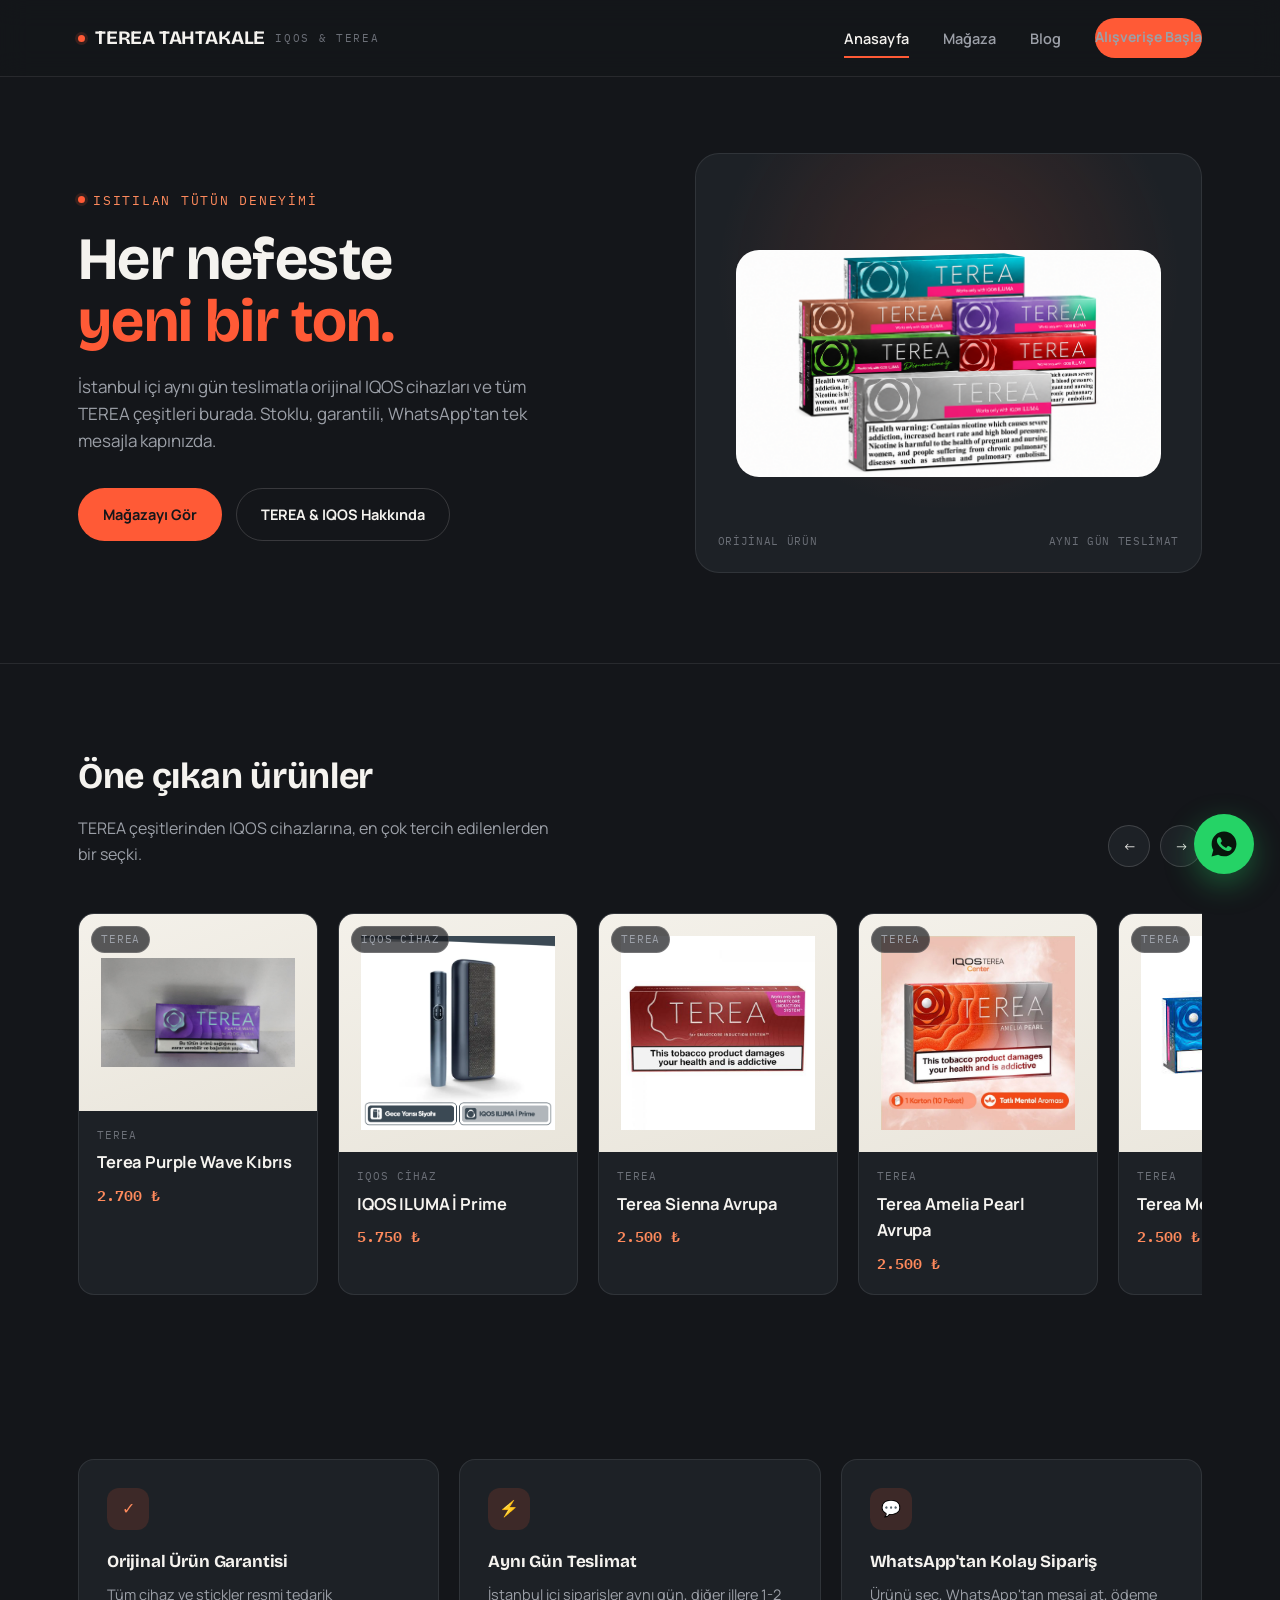
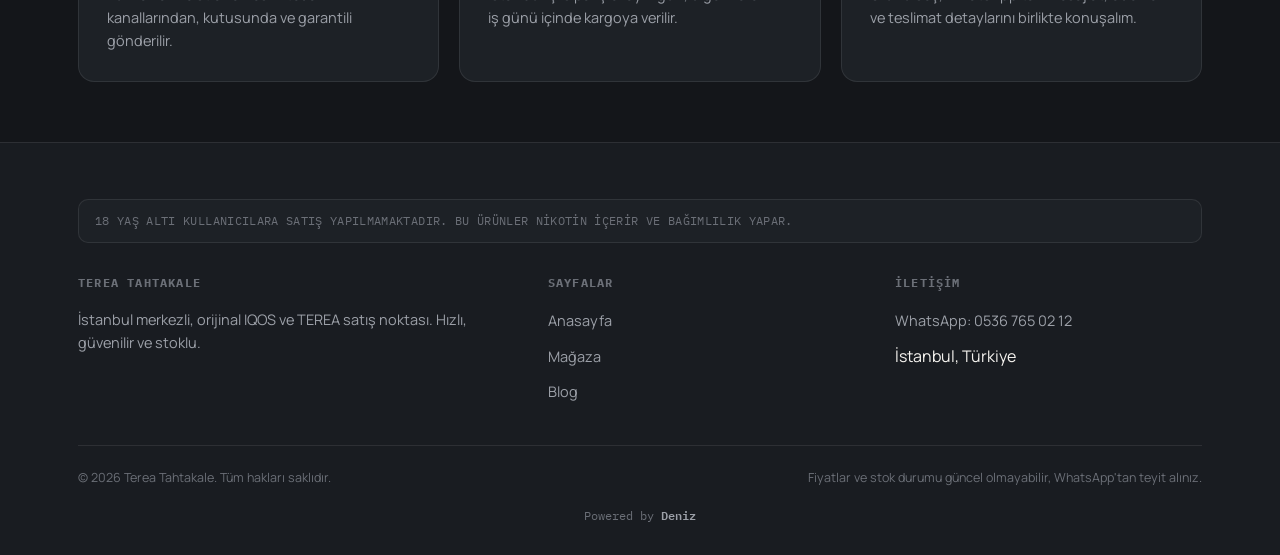
<file: index.html>
<!DOCTYPE html>
<html lang="tr">
<head>
<meta charset="UTF-8" />
<meta name="viewport" content="width=device-width, initial-scale=1.0" />

<title>Terea Tahtakale — Orijinal IQOS &amp; TEREA İstanbul</title>
<meta name="description" content="İstanbul içi hızlı kurye ve aynı gün teslimatla orijinal IQOS cihazları, TEREA çeşitleri ve Iluma seçenekleri Tahtakale güvencesiyle kapınızda." />
<meta name="keywords" content="terea, iqos, iqos istanbul, terea istanbul, terea tahtakale, iqos iluma istanbul, orijinal terea, terea çeşitleri, iqos sipariş" />
<meta name="robots" content="index, follow" />
<link rel="canonical" href="https://tereatahtakale.com/" />

<meta property="og:type" content="website" />
<meta property="og:url" content="https://tereatahtakale.com/" />
<meta property="og:title" content="Terea Tahtakale — Orijinal IQOS &amp; TEREA İstanbul" />
<meta property="og:description" content="İstanbul içi hızlı kurye ve aynı gün teslimatla orijinal IQOS cihazları, TEREA çeşitleri ve Iluma seçenekleri Tahtakale güvencesiyle kapınızda." />
<meta property="og:image" content="https://tereatahtakale.com/images/hero-anasayfa.jpg" />

<meta name="twitter:card" content="summary_large_image" />
<meta name="twitter:url" content="https://tereatahtakale.com/" />
<meta name="twitter:title" content="Terea Tahtakale — Orijinal IQOS &amp; TEREA İstanbul" />
<meta name="twitter:description" content="İstanbul içi hızlı kurye ve aynı gün teslimatla orijinal IQOS cihazları, TEREA çeşitleri ve Iluma seçenekleri Tahtakale güvencesiyle kapınızda." />
<meta name="twitter:image" content="https://tereatahtakale.com/images/hero-anasayfa.jpg" />

<link rel="preconnect" href="https://fonts.googleapis.com" />
<link rel="preconnect" href="https://fonts.gstatic.com" crossorigin />
<link href="https://fonts.googleapis.com/css2?family=Bricolage+Grotesque:opsz,wght@12..96,400..800&family=Manrope:wght@400;500;600;700;800&family=IBM+Plex+Mono:wght@400;500;600&display=swap" rel="stylesheet" />
<link rel="stylesheet" href="styles.css" />
</head>
<body>

<header class="site-header">
  <nav class="nav">
    <a href="index.html" class="brand">
      <span class="ember-dot"></span>
      TEREA TAHTAKALE
      <small>IQOS &amp; TEREA</small>
    </a>
    <ul class="nav-links" id="navLinks">
      <li><a href="index.html" class="active">Anasayfa</a></li>
      <li><a href="magaza.html">Mağaza</a></li>
      <li><a href="blog.html">Blog</a></li>
      <li><a href="magaza.html" class="nav-cta">Alışverişe Başla</a></li>
    </ul>
    <button class="nav-toggle" id="navToggle" aria-label="Menü">
      <span></span><span></span><span></span>
    </button>
  </nav>
</header>

<section class="hero">
  <div class="wrap">
    <div class="hero-copy">
      <div class="eyebrow"><span class="ember-dot"></span> ISITILAN TÜTÜN DENEYİMİ</div>
      <h1>Her nefeste<br /><em>yeni bir ton.</em></h1>
      <p class="lede">İstanbul içi aynı gün teslimatla orijinal IQOS cihazları ve tüm TEREA çeşitleri burada. Stoklu, garantili, WhatsApp'tan tek mesajla kapınızda.</p>
      <div class="hero-ctas">
        <a href="magaza.html" class="btn btn-primary">Mağazayı Gör</a>
        <a href="blog.html" class="btn btn-ghost">TEREA &amp; IQOS Hakkında</a>
      </div>
    </div>
    <div class="hero-visual">
      <img src="images/hero-anasayfa.jpg" alt="Terea Tahtakale İstanbul" onerror="this.style.display='none'; this.parentElement.classList.add('img-missing')" />
      <div class="hero-badges">
        <span>ORİJİNAL ÜRÜN</span>
        <span>AYNI GÜN TESLİMAT</span>
      </div>
    </div>
  </div>
</section>

<section class="section">
  <div class="wrap">
    <div class="section-head">
      <div>
        <h2>Öne çıkan ürünler</h2>
        <p>TEREA çeşitlerinden IQOS cihazlarına, en çok tercih edilenlerden bir seçki.</p>
      </div>
      <div class="carousel-nav">
        <button id="carouselPrev" aria-label="Önceki">←</button>
        <button id="carouselNext" aria-label="Sonraki">→</button>
      </div>
    </div>
    <div class="carousel-shell">
      <div class="carousel" id="featuredCarousel"></div>
    </div>
  </div>
</section>

<section class="section-tight">
  <div class="wrap">
    <div class="features">
      <div class="feature-card">
        <div class="icon">✓</div>
        <h3>Orijinal Ürün Garantisi</h3>
        <p>Tüm cihaz ve stickler resmi tedarik kanallarından, kutusunda ve garantili gönderilir.</p>
      </div>
      <div class="feature-card">
        <div class="icon">⚡</div>
        <h3>Aynı Gün Teslimat</h3>
        <p>İstanbul içi siparişler aynı gün, diğer illere 1-2 iş günü içinde kargoya verilir.</p>
      </div>
      <div class="feature-card">
        <div class="icon">💬</div>
        <h3>WhatsApp'tan Kolay Sipariş</h3>
        <p>Ürünü seç, WhatsApp'tan mesaj at, ödeme ve teslimat detaylarını birlikte konuşalım.</p>
      </div>
    </div>
  </div>
</section>

<footer class="site-footer">
  <div class="wrap">
    <div class="age-warning">18 YAŞ ALTI KULLANICILARA SATIŞ YAPILMAMAKTADIR. BU ÜRÜNLER NİKOTİN İÇERİR VE BAĞIMLILIK YAPAR.</div>
    <div class="footer-grid">
      <div>
        <h4>Terea Tahtakale</h4>
        <p>İstanbul merkezli, orijinal IQOS ve TEREA satış noktası. Hızlı, güvenilir ve stoklu.</p>
      </div>
      <div>
        <h4>Sayfalar</h4>
        <ul>
          <li><a href="index.html">Anasayfa</a></li>
          <li><a href="magaza.html">Mağaza</a></li>
          <li><a href="blog.html">Blog</a></li>
        </ul>
      </div>
      <div>
        <h4>İletişim</h4>
        <ul>
          <li><a href="https://wa.me/905367650212" target="_blank" rel="noopener">WhatsApp: 0536 765 02 12</a></li>
          <li>İstanbul, Türkiye</li>
        </ul>
      </div>
    </div>
    <div class="footer-note">
      <span>© 2026 Terea Tahtakale. Tüm hakları saklıdır.</span>
      <span>Fiyatlar ve stok durumu güncel olmayabilir, WhatsApp'tan teyit alınız.</span>
    </div>
    <div class="powered-by">Powered by <a href="https://denizaltny.com" target="_blank" rel="noopener">Deniz</a></div>
  </div>
</footer>

<a class="whatsapp-fab" href="https://wa.me/905367650212" target="_blank" rel="noopener" aria-label="WhatsApp'tan Yaz">
  <svg viewBox="0 0 24 24" fill="#08150c"><path d="M12.04 2C6.58 2 2.13 6.45 2.13 11.91c0 1.75.46 3.45 1.32 4.95L2 22l5.28-1.38a9.9 9.9 0 0 0 4.76 1.21h.01c5.46 0 9.9-4.45 9.9-9.91C21.96 6.45 17.5 2 12.04 2zm5.8 14.16c-.24.68-1.4 1.3-1.93 1.38-.5.08-1.13.11-1.83-.11-.42-.13-.96-.31-1.65-.6-2.9-1.25-4.79-4.16-4.94-4.35-.14-.19-1.18-1.57-1.18-3 0-1.43.75-2.13 1.02-2.42.27-.29.58-.36.78-.36.2 0 .39 0 .56.01.18.01.42-.07.65.5.24.58.82 2 .89 2.15.07.15.12.32.02.52-.1.19-.15.31-.3.48-.15.17-.31.38-.44.51-.15.15-.3.31-.13.6.17.29.76 1.25 1.63 2.02 1.12 1 2.06 1.31 2.35 1.46.29.15.46.13.63-.08.17-.2.72-.84.92-1.13.19-.29.39-.24.65-.14.27.1 1.68.79 1.97.93.29.15.48.22.55.34.07.13.07.75-.17 1.43z"/></svg>
</a>

<script src="script.js"></script>
</body>
</html>
</file>
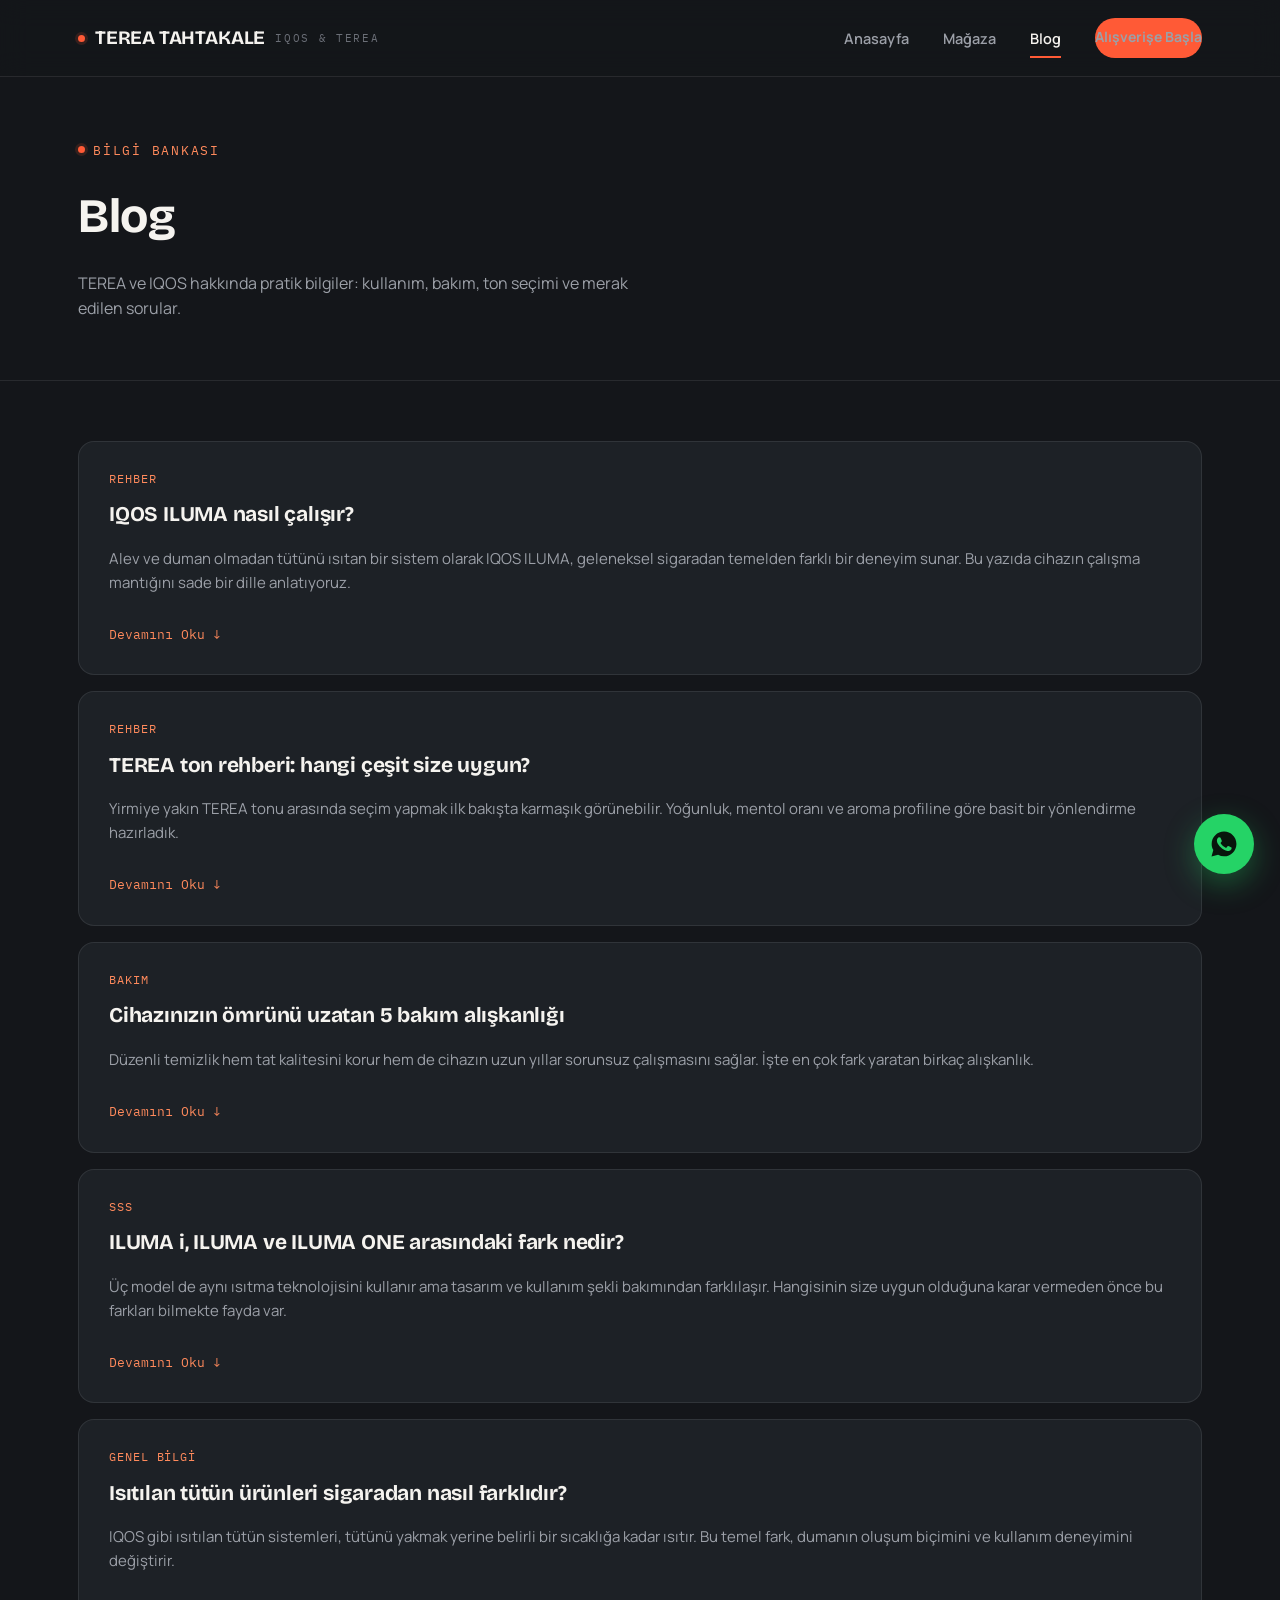
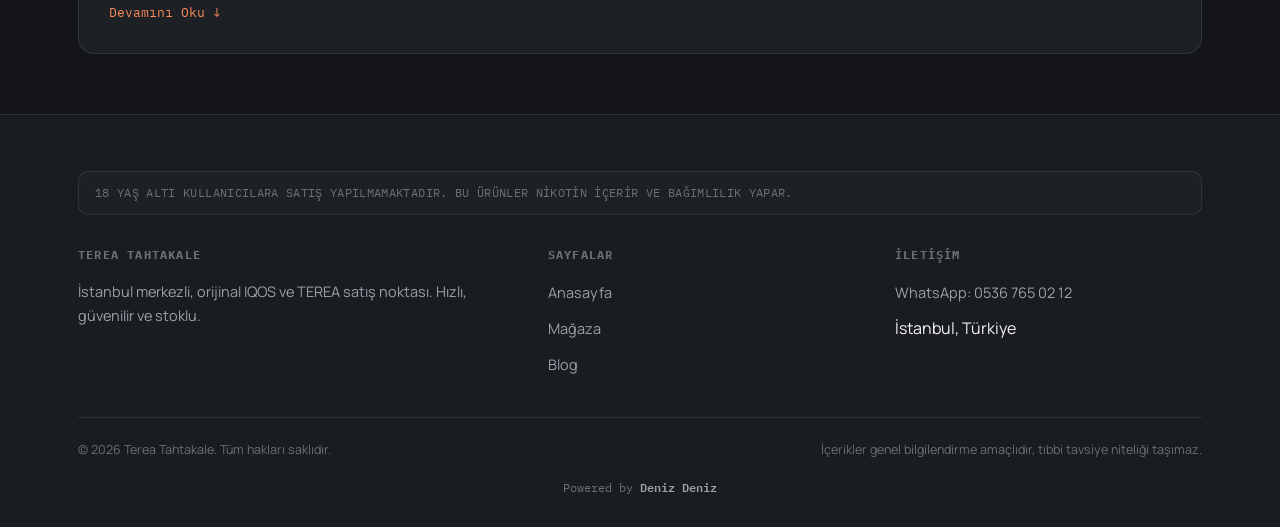
<file: blog.html>
<!DOCTYPE html>
<html lang="tr">
<head>
<meta charset="UTF-8" />
<meta name="viewport" content="width=device-width, initial-scale=1.0" />
<title>Blog — Terea Tahtakale</title>
<meta name="description" content="TEREA ve IQOS hakkında merak edilenler: kullanım, bakım, ton rehberi ve sık sorulan sorular." />
<link rel="preconnect" href="https://fonts.googleapis.com" />
<link rel="preconnect" href="https://fonts.gstatic.com" crossorigin />
<link href="https://fonts.googleapis.com/css2?family=Bricolage+Grotesque:opsz,wght@12..96,400..800&family=Manrope:wght@400;500;600;700;800&family=IBM+Plex+Mono:wght@400;500;600&display=swap" rel="stylesheet" />
<link rel="stylesheet" href="styles.css" />
</head>
<body>

<header class="site-header">
  <nav class="nav">
    <a href="index.html" class="brand">
      <span class="ember-dot"></span>
      TEREA TAHTAKALE
      <small>IQOS &amp; TEREA</small>
    </a>
    <ul class="nav-links" id="navLinks">
      <li><a href="index.html">Anasayfa</a></li>
      <li><a href="magaza.html">Mağaza</a></li>
      <li><a href="blog.html" class="active">Blog</a></li>
      <li><a href="magaza.html" class="nav-cta">Alışverişe Başla</a></li>
    </ul>
    <button class="nav-toggle" id="navToggle" aria-label="Menü">
      <span></span><span></span><span></span>
    </button>
  </nav>
</header>

<section class="page-banner">
  <div class="wrap">
    <div class="eyebrow"><span class="ember-dot"></span> BİLGİ BANKASI</div>
    <h1>Blog</h1>
    <p>TEREA ve IQOS hakkında pratik bilgiler: kullanım, bakım, ton seçimi ve merak edilen sorular.</p>
  </div>
</section>

<section class="section-tight">
  <div class="wrap">
    <div class="blog-list">

      <article class="blog-card">
        <div class="meta">Rehber</div>
        <h3>IQOS ILUMA nasıl çalışır?</h3>
        <p class="excerpt">Alev ve duman olmadan tütünü ısıtan bir sistem olarak IQOS ILUMA, geleneksel sigaradan temelden farklı bir deneyim sunar. Bu yazıda cihazın çalışma mantığını sade bir dille anlatıyoruz.</p>
        <div class="full">
          <p>IQOS ILUMA serisi, önceki nesillerden farklı olarak ısıtma bıçağı yerine indüksiyon teknolojisi kullanır. Cihazın içindeki metal bir yüzey, TEREA stickinin içine gömülü olan özel bir folyoyu elektromanyetik alanla ısıtır. Bu sayede tütün yakılmaz, sadece belirli bir sıcaklığa kadar ısıtılır ve aroma açığa çıkar.</p>
          <p>Bu yöntemin pratikte iki sonucu var: birincisi, cihazın içinde temizlenmesi gereken bir ısıtma bıçağı olmadığı için bakım süreci eski nesillere göre daha az zahmetlidir. İkincisi, stick tasarımı da bu sisteme özel olduğu için sadece TEREA stickleri ILUMA cihazlarıyla uyumludur, önceki nesil stickler kullanılamaz.</p>
          <p>Bir kullanım seansı ortalama 6 dakika veya 14 nefes sürer; cihaz bu sürenin sonunda otomatik olarak kapanır ve stick değiştirilmeden tekrar kullanılamaz.</p>
        </div>
        <button class="read-more">Devamını Oku ↓</button>
      </article>

      <article class="blog-card">
        <div class="meta">Rehber</div>
        <h3>TEREA ton rehberi: hangi çeşit size uygun?</h3>
        <p class="excerpt">Yirmiye yakın TEREA tonu arasında seçim yapmak ilk bakışta karmaşık görünebilir. Yoğunluk, mentol oranı ve aroma profiline göre basit bir yönlendirme hazırladık.</p>
        <div class="full">
          <p>TEREA tonları genel olarak üç eksende ayrışır: gövde yoğunluğu (hafif / orta / yoğun), mentol içeriği (mentolsüz / hafif mentollü / yoğun mentollü) ve baskın aroma (topraksı-tütünsü, kakao-odunsu veya meyvemsi-çiçeksi).</p>
          <p>Yoğun ve klasik bir tütün deneyimi arayanlar için koyu kavrulmuş ve topraksı tonlar daha uygundur. Ferahlık önceliğiyse mentollü seçenekler, gün içi hafif bir kullanım isteniyorsa açık renkli ve hafif gövdeli tonlar tercih edilebilir.</p>
          <p>Yeni başlayanlara önerimiz, önce dengeli ve orta yoğunluklu bir tonla başlamak, sonrasında mentol oranını ihtiyaca göre artırıp azaltmaktır. Mağaza sayfamızda her tonun kısa açıklamasını görebilirsiniz.</p>
        </div>
        <button class="read-more">Devamını Oku ↓</button>
      </article>

      <article class="blog-card">
        <div class="meta">Bakım</div>
        <h3>Cihazınızın ömrünü uzatan 5 bakım alışkanlığı</h3>
        <p class="excerpt">Düzenli temizlik hem tat kalitesini korur hem de cihazın uzun yıllar sorunsuz çalışmasını sağlar. İşte en çok fark yaratan birkaç alışkanlık.</p>
        <div class="full">
          <p>1. Her 20 kullanımda bir temizleme çubuğuyla ısıtma bölmesini temizleyin; birikinti hem aromayı hem de ısıtma verimini etkiler.</p>
          <p>2. Cihazı aşırı sıcak veya nemli ortamlarda bekletmeyin, pil performansını olumsuz etkiler.</p>
          <p>3. Şarj kontaklarını kuru bir bezle düzenli silin, temas noktalarındaki toz şarj süresini uzatabilir.</p>
          <p>4. Orijinal olmayan şarj aksesuarlarından kaçının, cihazın garanti kapsamını etkileyebilir.</p>
          <p>5. Stickleri serin ve kuru bir yerde saklayın; nem, hem stickin hem de cihazın performansını düşürür.</p>
        </div>
        <button class="read-more">Devamını Oku ↓</button>
      </article>

      <article class="blog-card">
        <div class="meta">SSS</div>
        <h3>ILUMA i, ILUMA ve ILUMA ONE arasındaki fark nedir?</h3>
        <p class="excerpt">Üç model de aynı ısıtma teknolojisini kullanır ama tasarım ve kullanım şekli bakımından farklılaşır. Hangisinin size uygun olduğuna karar vermeden önce bu farkları bilmekte fayda var.</p>
        <div class="full">
          <p><strong>ILUMA / ILUMA i:</strong> Ayrı bir tutucu (holder) ve şarj ünitesinden oluşur, tutucu tek başına bir stick yakar ve şarj ünitesine geri takılarak şarj olur. Gün içinde birden fazla kullanım için idealdir.</p>
          <p><strong>ILUMA PRIME / ILUMA i PRIME:</strong> Aynı iki parçalı sistemin daha üst seviye yüzey işlemesine ve daha uzun pil ömrüne sahip versiyonudur.</p>
          <p><strong>ILUMA ONE / ILUMA i ONE:</strong> Tutucu ve şarj ünitesi tek bir gövdede birleşir, harici şarj gerektirmez ve daha kompakttır; ama art arda kullanım için tutucunun kendi kendine şarj olmasını beklemeniz gerekir.</p>
        </div>
        <button class="read-more">Devamını Oku ↓</button>
      </article>

      <article class="blog-card">
        <div class="meta">Genel Bilgi</div>
        <h3>Isıtılan tütün ürünleri sigaradan nasıl farklıdır?</h3>
        <p class="excerpt">IQOS gibi ısıtılan tütün sistemleri, tütünü yakmak yerine belirli bir sıcaklığa kadar ısıtır. Bu temel fark, dumanın oluşum biçimini ve kullanım deneyimini değiştirir.</p>
        <div class="full">
          <p>Geleneksel sigarada tütün yaklaşık 600°C'nin üzerinde yanar ve bu yanma sürecinde binlerce kimyasal bileşen içeren duman açığa çıkar. Isıtılan tütün ürünlerinde ise tütün çok daha düşük bir sıcaklıkta ısıtılır, yanma gerçekleşmez ve ortaya duman yerine aerosol çıkar.</p>
          <p>Bu ürünler risksiz değildir ve nikotin içerir; bağımlılık yapıcı özelliğe sahiptir. Sigarayı bırakmayı düşünen yetişkinler için bir alternatif olarak konumlanır, ancak hiç tütün ürünü kullanmayanlara veya 18 yaş altındaki kişilere yönelik değildir.</p>
        </div>
        <button class="read-more">Devamını Oku ↓</button>
      </article>

    </div>
  </div>
</section>

<footer class="site-footer">
  <div class="wrap">
    <div class="age-warning">18 YAŞ ALTI KULLANICILARA SATIŞ YAPILMAMAKTADIR. BU ÜRÜNLER NİKOTİN İÇERİR VE BAĞIMLILIK YAPAR.</div>
    <div class="footer-grid">
      <div>
        <h4>Terea Tahtakale</h4>
        <p>İstanbul merkezli, orijinal IQOS ve TEREA satış noktası. Hızlı, güvenilir ve stoklu.</p>
      </div>
      <div>
        <h4>Sayfalar</h4>
        <ul>
          <li><a href="index.html">Anasayfa</a></li>
          <li><a href="magaza.html">Mağaza</a></li>
          <li><a href="blog.html">Blog</a></li>
        </ul>
      </div>
      <div>
        <h4>İletişim</h4>
        <ul>
          <li><a href="https://wa.me/905367650212" target="_blank" rel="noopener">WhatsApp: 0536 765 02 12</a></li>
          <li>İstanbul, Türkiye</li>
        </ul>
      </div>
    </div>
    <div class="footer-note">
      <span>© 2026 Terea Tahtakale. Tüm hakları saklıdır.</span>
      <span>İçerikler genel bilgilendirme amaçlıdır, tıbbi tavsiye niteliği taşımaz.</span>
    </div>
    <div class="powered-by">Powered by <a href="https://denizaltny.com" target="_blank" rel="noopener">Deniz Deniz</a></div>
  </div>
</footer>

<a class="whatsapp-fab" href="#" target="_blank" rel="noopener" aria-label="WhatsApp'tan Yaz">
  <svg viewBox="0 0 24 24" fill="#08150c"><path d="M12.04 2C6.58 2 2.13 6.45 2.13 11.91c0 1.75.46 3.45 1.32 4.95L2 22l5.28-1.38a9.9 9.9 0 0 0 4.76 1.21h.01c5.46 0 9.9-4.45 9.9-9.91C21.96 6.45 17.5 2 12.04 2zm5.8 14.16c-.24.68-1.4 1.3-1.93 1.38-.5.08-1.13.11-1.83-.11-.42-.13-.96-.31-1.65-.6-2.9-1.25-4.79-4.16-4.94-4.35-.14-.19-1.18-1.57-1.18-3 0-1.43.75-2.13 1.02-2.42.27-.29.58-.36.78-.36.2 0 .39 0 .56.01.18.01.42-.07.65.5.24.58.82 2 .89 2.15.07.15.12.32.02.52-.1.19-.15.31-.3.48-.15.17-.31.38-.44.51-.15.15-.3.31-.13.6.17.29.76 1.25 1.63 2.02 1.12 1 2.06 1.31 2.35 1.46.29.15.46.13.63-.08.17-.2.72-.84.92-1.13.19-.29.39-.24.65-.14.27.1 1.68.79 1.97.93.29.15.48.22.55.34.07.13.07.75-.17 1.43z"/></svg>
</a>

<script src="script.js"></script>
</body>
</html>
</file>
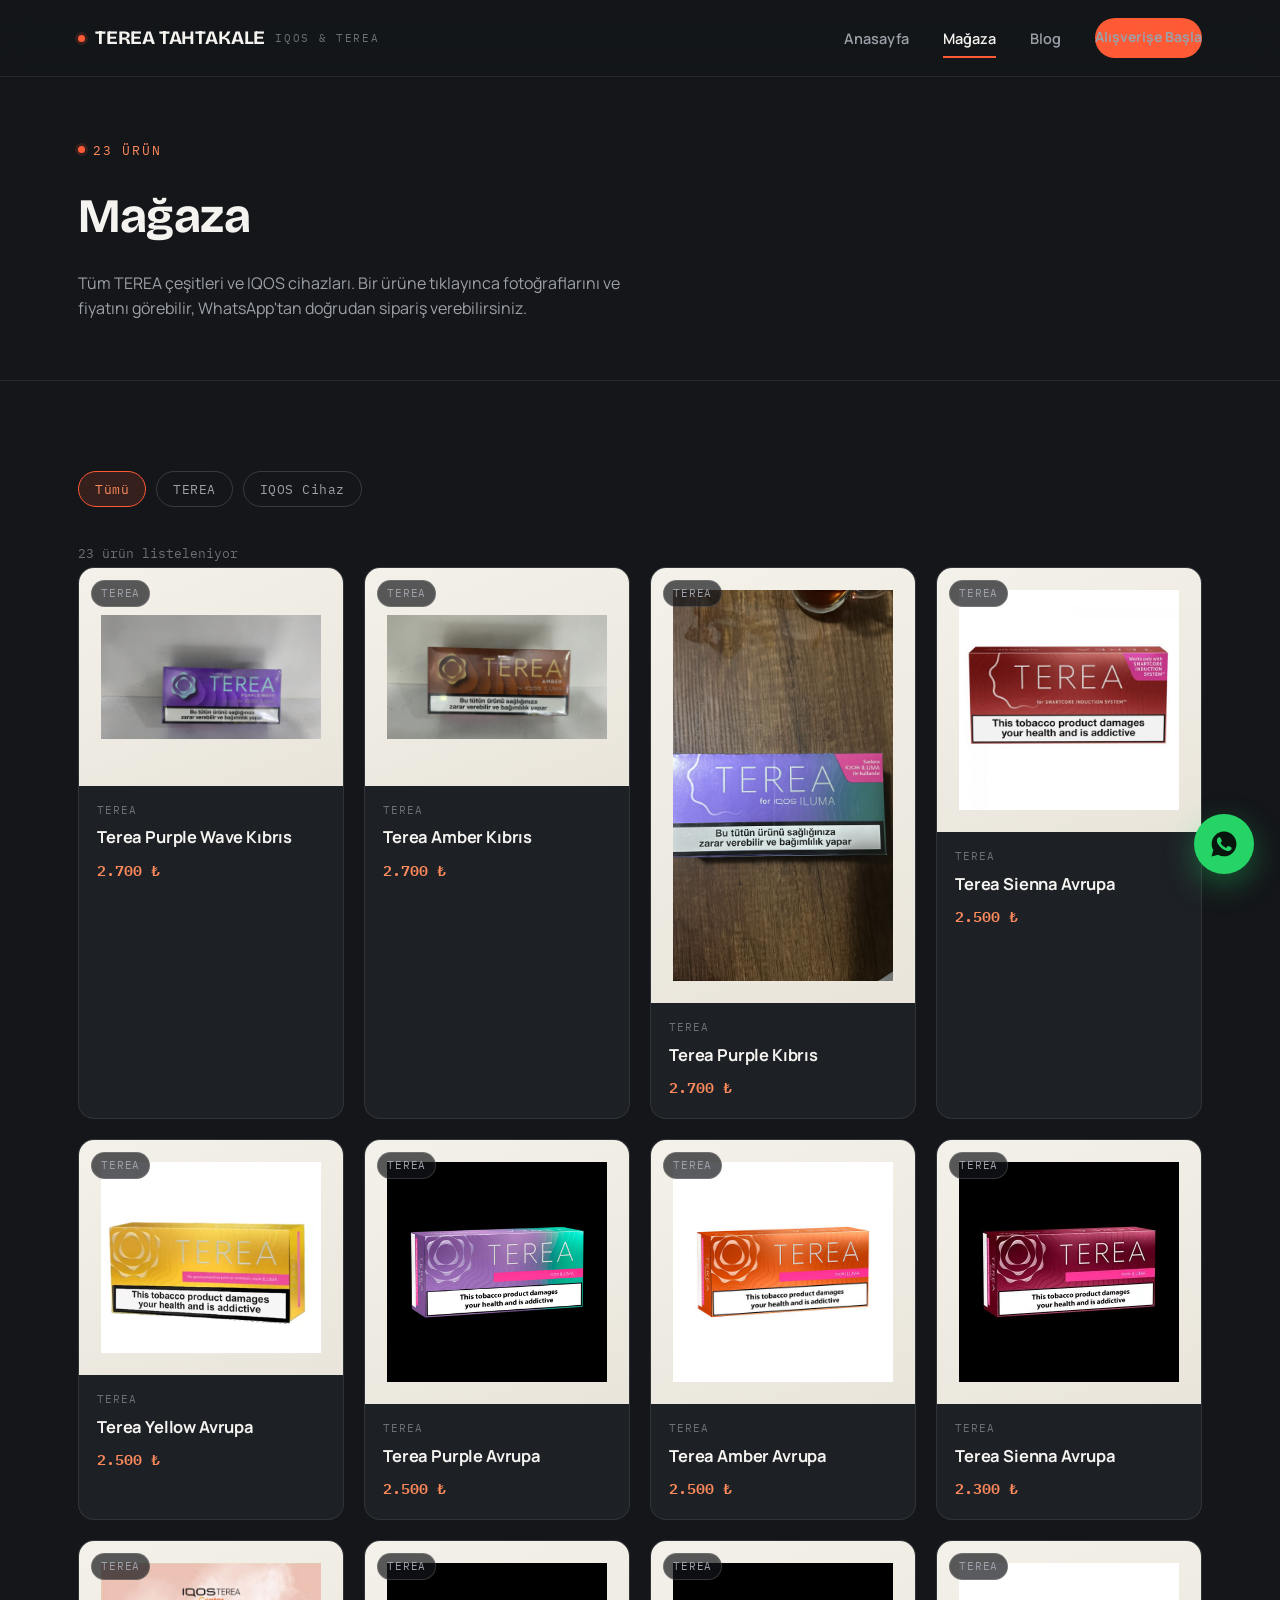
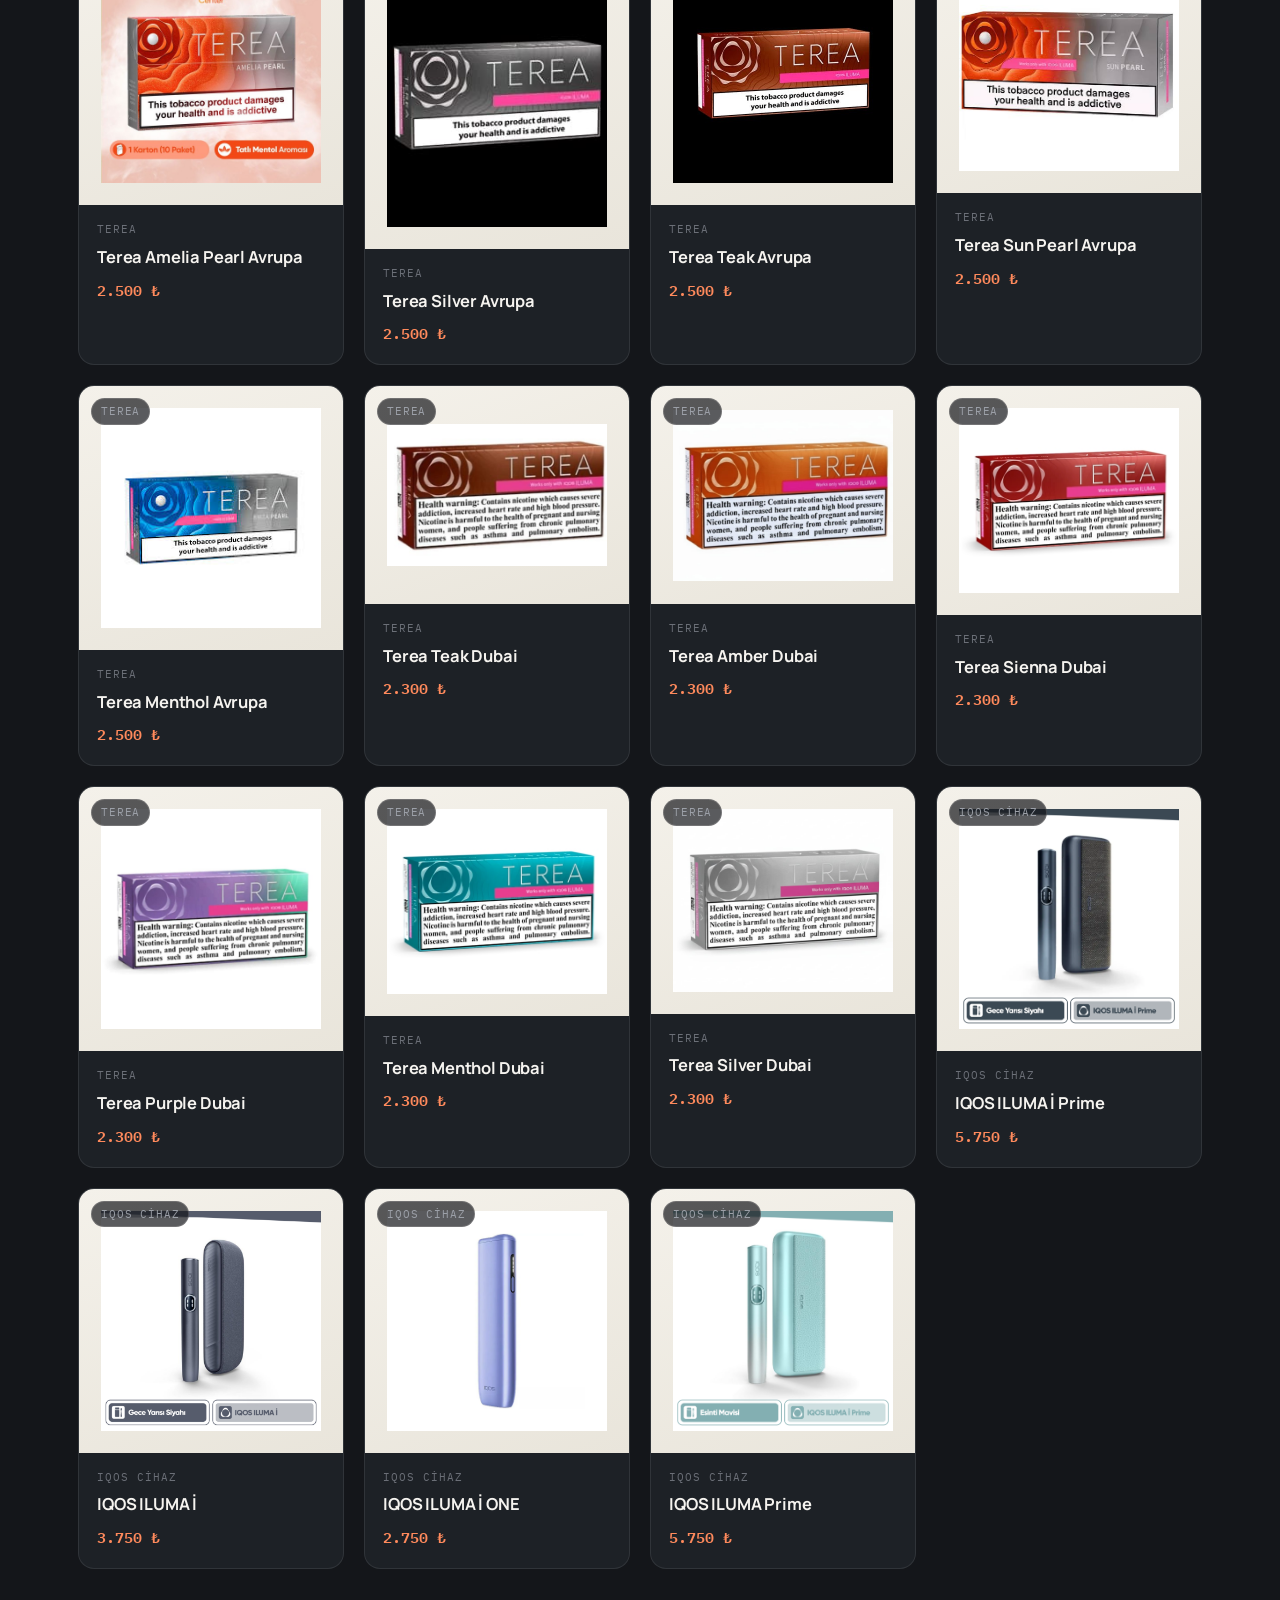
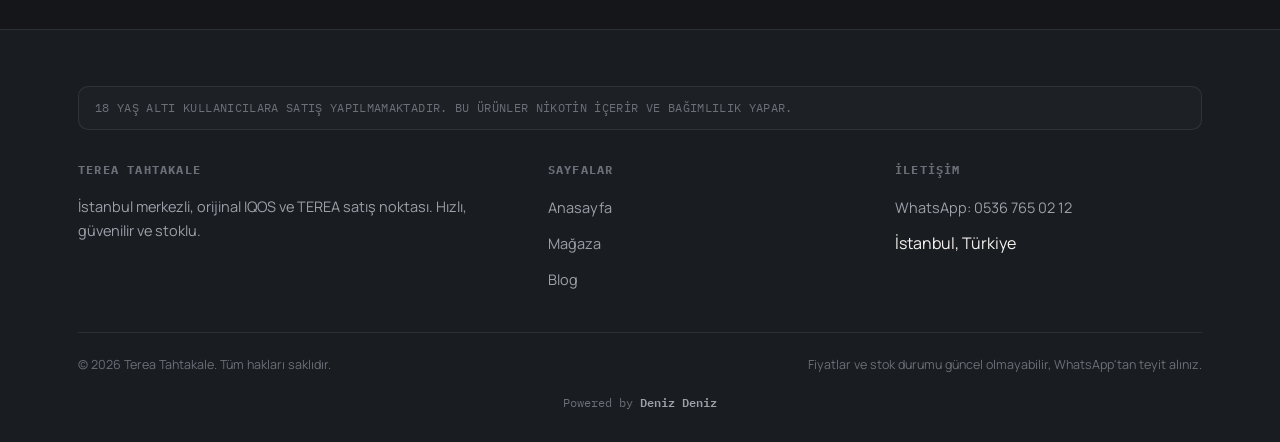
<file: magaza.html>
<!DOCTYPE html>
<html lang="tr">
<head>
<meta charset="UTF-8" />
<meta name="viewport" content="width=device-width, initial-scale=1.0" />
<title>Mağaza — Terea Tahtakale</title>
<meta name="description" content="Tüm TEREA çeşitleri ve IQOS cihazları tek sayfada. Fiyatları gör, WhatsApp'tan sipariş ver." />
<link rel="preconnect" href="https://fonts.googleapis.com" />
<link rel="preconnect" href="https://fonts.gstatic.com" crossorigin />
<link href="https://fonts.googleapis.com/css2?family=Bricolage+Grotesque:opsz,wght@12..96,400..800&family=Manrope:wght@400;500;600;700;800&family=IBM+Plex+Mono:wght@400;500;600&display=swap" rel="stylesheet" />
<link rel="stylesheet" href="styles.css" />
</head>
<body>

<header class="site-header">
  <nav class="nav">
    <a href="index.html" class="brand">
      <span class="ember-dot"></span>
      TEREA TAHTAKALE
      <small>IQOS &amp; TEREA</small>
    </a>
    <ul class="nav-links" id="navLinks">
      <li><a href="index.html">Anasayfa</a></li>
      <li><a href="magaza.html" class="active">Mağaza</a></li>
      <li><a href="blog.html">Blog</a></li>
      <li><a href="magaza.html" class="nav-cta">Alışverişe Başla</a></li>
    </ul>
    <button class="nav-toggle" id="navToggle" aria-label="Menü">
      <span></span><span></span><span></span>
    </button>
  </nav>
</header>

<section class="page-banner">
  <div class="wrap">
    <div class="eyebrow"><span class="ember-dot"></span> 23 ÜRÜN</div>
    <h1>Mağaza</h1>
    <p>Tüm TEREA çeşitleri ve IQOS cihazları. Bir ürüne tıklayınca fotoğraflarını ve fiyatını görebilir, WhatsApp'tan doğrudan sipariş verebilirsiniz.</p>
  </div>
</section>

<section class="section-tight">
  <div class="wrap">
    <div class="filters">
      <button class="chip active" data-filter="all">Tümü</button>
      <button class="chip" data-filter="terea">TEREA</button>
      <button class="chip" data-filter="iqos">IQOS Cihaz</button>
    </div>
    <div class="results-count" id="resultsCount"></div>
    <div class="product-grid" id="productGrid"></div>
  </div>
</section>

<div class="modal-overlay" id="productModal">
  <div class="modal"></div>
</div>

<footer class="site-footer">
  <div class="wrap">
    <div class="age-warning">18 YAŞ ALTI KULLANICILARA SATIŞ YAPILMAMAKTADIR. BU ÜRÜNLER NİKOTİN İÇERİR VE BAĞIMLILIK YAPAR.</div>
    <div class="footer-grid">
      <div>
        <h4>Terea Tahtakale</h4>
        <p>İstanbul merkezli, orijinal IQOS ve TEREA satış noktası. Hızlı, güvenilir ve stoklu.</p>
      </div>
      <div>
        <h4>Sayfalar</h4>
        <ul>
          <li><a href="index.html">Anasayfa</a></li>
          <li><a href="magaza.html">Mağaza</a></li>
          <li><a href="blog.html">Blog</a></li>
        </ul>
      </div>
      <div>
        <h4>İletişim</h4>
        <ul>
          <li><a href="https://wa.me/905367650212" target="_blank" rel="noopener">WhatsApp: 0536 765 02 12</a></li>
          <li>İstanbul, Türkiye</li>
        </ul>
      </div>
    </div>
    <div class="footer-note">
      <span>© 2026 Terea Tahtakale. Tüm hakları saklıdır.</span>
      <span>Fiyatlar ve stok durumu güncel olmayabilir, WhatsApp'tan teyit alınız.</span>
    </div>
    <div class="powered-by">Powered by <a href="https://denizaltny.com" target="_blank" rel="noopener">Deniz Deniz</a></div>
  </div>
</footer>

<a class="whatsapp-fab" href="#" target="_blank" rel="noopener" aria-label="WhatsApp'tan Yaz">
  <svg viewBox="0 0 24 24" fill="#08150c"><path d="M12.04 2C6.58 2 2.13 6.45 2.13 11.91c0 1.75.46 3.45 1.32 4.95L2 22l5.28-1.38a9.9 9.9 0 0 0 4.76 1.21h.01c5.46 0 9.9-4.45 9.9-9.91C21.96 6.45 17.5 2 12.04 2zm5.8 14.16c-.24.68-1.4 1.3-1.93 1.38-.5.08-1.13.11-1.83-.11-.42-.13-.96-.31-1.65-.6-2.9-1.25-4.79-4.16-4.94-4.35-.14-.19-1.18-1.57-1.18-3 0-1.43.75-2.13 1.02-2.42.27-.29.58-.36.78-.36.2 0 .39 0 .56.01.18.01.42-.07.65.5.24.58.82 2 .89 2.15.07.15.12.32.02.52-.1.19-.15.31-.3.48-.15.17-.31.38-.44.51-.15.15-.3.31-.13.6.17.29.76 1.25 1.63 2.02 1.12 1 2.06 1.31 2.35 1.46.29.15.46.13.63-.08.17-.2.72-.84.92-1.13.19-.29.39-.24.65-.14.27.1 1.68.79 1.97.93.29.15.48.22.55.34.07.13.07.75-.17 1.43z"/></svg>
</a>

<script src="script.js"></script>
</body>
</html>
</file>
<file: styles.css>
/* ==========================================================================
   TEREA TAHTAKALE — Ortak Stil Dosyası
   ========================================================================== */

:root {
  --bg: #14161a;
  --bg-soft: #191c21;
  --panel: #1d2126;
  --panel-2: #23272d;
  --line: rgba(245, 243, 239, 0.09);
  --line-strong: rgba(245, 243, 239, 0.16);
  --text: #f5f3ef;
  --text-muted: #9ca0a8;
  --text-faint: #6b6f77;
  --ember: #ff5a36;
  --ember-2: #ff8a5c;
  --ember-dim: rgba(255, 90, 54, 0.14);
  --teal: #3fd9c0;
  --teal-dim: rgba(63, 217, 192, 0.14);
  --radius-lg: 24px;
  --radius-md: 16px;
  --radius-sm: 10px;
  --maxw: 1180px;
  --font-display: "Bricolage Grotesque", sans-serif;
  --font-body: "Manrope", sans-serif;
  --font-mono: "IBM Plex Mono", monospace;
}

* { box-sizing: border-box; }

html { scroll-behavior: smooth; }

body {
  margin: 0;
  background: var(--bg);
  color: var(--text);
  font-family: var(--font-body);
  font-size: 16px;
  line-height: 1.6;
  -webkit-font-smoothing: antialiased;
}

img, svg { display: block; max-width: 100%; }

a { color: inherit; text-decoration: none; }

ul { margin: 0; padding: 0; list-style: none; }

button { font-family: inherit; cursor: pointer; }

.wrap {
  max-width: var(--maxw);
  margin: 0 auto;
  padding: 0 28px;
}

h1, h2, h3, h4 {
  font-family: var(--font-display);
  font-weight: 700;
  letter-spacing: -0.01em;
  margin: 0;
}

.eyebrow {
  display: inline-flex;
  align-items: center;
  gap: 8px;
  font-family: var(--font-mono);
  font-size: 12.5px;
  letter-spacing: 0.14em;
  text-transform: uppercase;
  color: var(--ember-2);
  margin-bottom: 18px;
}

.ember-dot {
  width: 7px;
  height: 7px;
  border-radius: 50%;
  background: var(--ember);
  box-shadow: 0 0 0 3px var(--ember-dim);
  flex: none;
  animation: pulse 2.6s ease-in-out infinite;
}

@keyframes pulse {
  0%, 100% { box-shadow: 0 0 0 3px var(--ember-dim); }
  50% { box-shadow: 0 0 0 6px var(--ember-dim); }
}

@media (prefers-reduced-motion: reduce) {
  * { animation: none !important; transition: none !important; scroll-behavior: auto !important; }
}

/* ---------- Header / Nav ---------- */

.site-header {
  position: sticky;
  top: 0;
  z-index: 40;
  background: rgba(20, 22, 26, 0.82);
  backdrop-filter: blur(14px);
  border-bottom: 1px solid var(--line);
}

.nav {
  display: flex;
  align-items: center;
  justify-content: space-between;
  padding: 18px 28px;
  max-width: var(--maxw);
  margin: 0 auto;
}

.brand {
  display: flex;
  align-items: center;
  gap: 10px;
  font-family: var(--font-display);
  font-weight: 700;
  font-size: 19px;
  letter-spacing: -0.01em;
}

.brand small {
  display: block;
  font-family: var(--font-mono);
  font-weight: 400;
  font-size: 10.5px;
  letter-spacing: 0.16em;
  color: var(--text-faint);
  margin-top: 1px;
}

.nav-links {
  display: flex;
  align-items: center;
  gap: 34px;
  font-size: 14.5px;
  font-weight: 600;
}

.nav-links a {
  color: var(--text-muted);
  padding: 8px 0;
  border-bottom: 2px solid transparent;
  transition: color 0.2s ease, border-color 0.2s ease;
}

.nav-links a:hover,
.nav-links a.active {
  color: var(--text);
  border-color: var(--ember);
}

.nav-cta {
  display: inline-flex;
  align-items: center;
  gap: 8px;
  background: var(--ember);
  color: #14161a;
  font-weight: 700;
  font-size: 14px;
  padding: 10px 18px;
  border-radius: 999px;
  transition: transform 0.18s ease, background 0.18s ease;
}

.nav-cta:hover { transform: translateY(-1px); background: var(--ember-2); }

.nav-toggle {
  display: none;
  background: none;
  border: 1px solid var(--line-strong);
  border-radius: 10px;
  padding: 9px 11px;
  color: var(--text);
}

.nav-toggle span {
  display: block;
  width: 18px;
  height: 2px;
  background: var(--text);
  margin: 4px 0;
}

/* ---------- Buttons ---------- */

.btn {
  display: inline-flex;
  align-items: center;
  gap: 8px;
  font-weight: 700;
  font-size: 14.5px;
  padding: 14px 24px;
  border-radius: 999px;
  border: 1px solid transparent;
  transition: transform 0.18s ease, background 0.18s ease, border-color 0.18s ease;
}

.btn-primary { background: var(--ember); color: #14161a; }
.btn-primary:hover { transform: translateY(-1px); background: var(--ember-2); }

.btn-ghost {
  border-color: var(--line-strong);
  color: var(--text);
  background: transparent;
}
.btn-ghost:hover { border-color: var(--ember); color: var(--ember-2); }

/* ---------- Hero ---------- */

.hero {
  padding: 76px 0 90px;
  border-bottom: 1px solid var(--line);
  overflow: hidden;
}

.hero .wrap {
  display: grid;
  grid-template-columns: 1.05fr 0.95fr;
  gap: 56px;
  align-items: center;
}

.hero h1 {
  font-size: clamp(38px, 5vw, 60px);
  line-height: 1.04;
  margin-bottom: 20px;
}

.hero h1 em {
  font-style: normal;
  color: var(--ember);
}

.hero p.lede {
  color: var(--text-muted);
  font-size: 17px;
  max-width: 46ch;
  margin-bottom: 34px;
}

.hero-ctas { display: flex; gap: 14px; flex-wrap: wrap; }

.hero-visual {
  position: relative;
  display: flex;
  align-items: center;
  justify-content: center;
  background: radial-gradient(circle at 50% 30%, rgba(255,90,54,0.16), transparent 60%), var(--panel);
  border: 1px solid var(--line);
  border-radius: var(--radius-lg);
  padding: 40px;
  min-height: 420px;
}

.hero-visual svg { width: 100%; max-width: 300px; }

.hero-visual img {
  width: 100%;
  height: 100%;
  object-fit: cover;
  border-radius: calc(var(--radius-lg) - 1px);
}

.hero-visual.img-missing {
  background: repeating-linear-gradient(45deg, var(--panel-2), var(--panel-2) 12px, var(--bg-soft) 12px, var(--bg-soft) 24px);
}
.hero-visual.img-missing::before {
  content: "Fotoğraf eklemek için images/hero-anasayfa.jpg dosyasını ekleyin";
  position: absolute;
  top: 50%; left: 50%;
  transform: translate(-50%, -50%);
  width: 80%;
  text-align: center;
  font-family: var(--font-mono);
  font-size: 12px;
  color: var(--text-faint);
}

.hero-badges {
  position: absolute;
  bottom: 22px;
  left: 22px;
  right: 22px;
  display: flex;
  justify-content: space-between;
  font-family: var(--font-mono);
  font-size: 11px;
  color: var(--text-faint);
  letter-spacing: 0.06em;
}

/* ---------- Section shell ---------- */

.section { padding: 84px 0; }
.section-tight { padding: 60px 0; }
.section-head {
  display: flex;
  align-items: flex-end;
  justify-content: space-between;
  gap: 24px;
  margin-bottom: 40px;
  flex-wrap: wrap;
}
.section-head h2 { font-size: clamp(26px, 3.4vw, 36px); }
.section-head p { color: var(--text-muted); max-width: 48ch; margin: 10px 0 0; }

/* ---------- Carousel ---------- */

.carousel-shell { position: relative; }

.carousel {
  display: flex;
  gap: 20px;
  overflow-x: auto;
  scroll-snap-type: x mandatory;
  padding: 6px 2px 20px;
  scrollbar-width: none;
}
.carousel::-webkit-scrollbar { display: none; }

.carousel .product-card { flex: 0 0 240px; scroll-snap-align: start; }

.carousel-nav {
  display: flex;
  gap: 10px;
  justify-content: flex-end;
  margin-top: -8px;
}

.carousel-nav button {
  width: 42px;
  height: 42px;
  border-radius: 50%;
  border: 1px solid var(--line-strong);
  background: var(--panel);
  color: var(--text);
  display: flex;
  align-items: center;
  justify-content: center;
  transition: border-color 0.18s ease, color 0.18s ease;
}
.carousel-nav button:hover { border-color: var(--ember); color: var(--ember-2); }

/* ---------- Product card ---------- */

.product-card {
  background: var(--panel);
  border: 1px solid var(--line);
  border-radius: var(--radius-md);
  overflow: hidden;
  display: flex;
  flex-direction: column;
  transition: transform 0.2s ease, border-color 0.2s ease;
  cursor: pointer;
}

.product-card:hover { transform: translateY(-4px); border-color: var(--line-strong); }

.product-card .thumb {
  aspect-ratio: 4 / 3.3;
  display: flex;
  align-items: center;
  justify-content: center;
  background: linear-gradient(160deg, #f4f1ea, #e9e5db);
  padding: 22px;
  position: relative;
}

.product-card .thumb svg { width: 60%; height: 100%; }

.product-card .thumb img {
  width: 100%;
  height: 100%;
  object-fit: contain;
}

.product-card .thumb.img-missing {
  background: repeating-linear-gradient(45deg, #eae6dc, #eae6dc 10px, #f4f1ea 10px, #f4f1ea 20px);
}
.product-card .thumb.img-missing img { display: none; }
.product-card .thumb.img-missing::after {
  content: "Görsel eksik";
  position: absolute;
  font-family: var(--font-mono);
  font-size: 11px;
  color: #8a8478;
}

.tag {
  position: absolute;
  top: 12px;
  left: 12px;
  font-family: var(--font-mono);
  font-size: 10.5px;
  letter-spacing: 0.08em;
  text-transform: uppercase;
  padding: 4px 9px;
  border-radius: 999px;
  background: rgba(20,22,26,0.7);
  border: 1px solid var(--line-strong);
  color: var(--text-muted);
}

.product-card .info { padding: 16px 18px 18px; }

.product-card .kind {
  font-family: var(--font-mono);
  font-size: 10.5px;
  letter-spacing: 0.1em;
  text-transform: uppercase;
  color: var(--text-faint);
  margin-bottom: 6px;
}

.product-card h3 {
  font-family: var(--font-body);
  font-size: 16.5px;
  font-weight: 700;
  margin-bottom: 8px;
}

.product-card .price {
  font-family: var(--font-mono);
  color: var(--ember-2);
  font-size: 15px;
  font-weight: 600;
}

/* ---------- Feature strip ---------- */

.features {
  display: grid;
  grid-template-columns: repeat(3, 1fr);
  gap: 20px;
}

.feature-card {
  background: var(--panel);
  border: 1px solid var(--line);
  border-radius: var(--radius-md);
  padding: 28px;
}

.feature-card .icon {
  width: 42px;
  height: 42px;
  border-radius: 12px;
  background: var(--ember-dim);
  color: var(--ember-2);
  display: flex;
  align-items: center;
  justify-content: center;
  margin-bottom: 18px;
}

.feature-card h3 { font-size: 17px; margin-bottom: 8px; }
.feature-card p { color: var(--text-muted); font-size: 14.5px; margin: 0; }

/* ---------- Mağaza ---------- */

.page-banner {
  padding: 58px 0 42px;
  border-bottom: 1px solid var(--line);
}

.page-banner h1 { font-size: clamp(32px, 4.4vw, 48px); margin-bottom: 12px; }
.page-banner p { color: var(--text-muted); max-width: 56ch; }

.filters {
  display: flex;
  gap: 10px;
  flex-wrap: wrap;
  margin: 30px 0 36px;
}

.chip {
  font-family: var(--font-mono);
  font-size: 12.5px;
  letter-spacing: 0.04em;
  padding: 9px 16px;
  border-radius: 999px;
  border: 1px solid var(--line-strong);
  color: var(--text-muted);
  background: transparent;
  transition: all 0.18s ease;
}

.chip.active, .chip:hover { border-color: var(--ember); color: var(--ember-2); background: var(--ember-dim); }

.product-grid {
  display: grid;
  grid-template-columns: repeat(4, 1fr);
  gap: 20px;
}

.results-count {
  font-family: var(--font-mono);
  font-size: 12.5px;
  color: var(--text-faint);
  margin-bottom: 4px;
}

/* ---------- Modal ---------- */

.modal-overlay {
  position: fixed;
  inset: 0;
  background: rgba(10, 11, 13, 0.72);
  backdrop-filter: blur(4px);
  display: none;
  align-items: center;
  justify-content: center;
  z-index: 100;
  padding: 24px;
}

.modal-overlay.open { display: flex; }

.modal {
  background: var(--panel);
  border: 1px solid var(--line-strong);
  border-radius: var(--radius-lg);
  max-width: 780px;
  width: 100%;
  max-height: 88vh;
  overflow-y: auto;
  display: grid;
  grid-template-columns: 1fr 1fr;
  position: relative;
}

.modal-close {
  position: absolute;
  top: 16px;
  right: 16px;
  width: 36px;
  height: 36px;
  border-radius: 50%;
  background: rgba(20,22,26,0.7);
  border: 1px solid var(--line-strong);
  color: var(--text);
  display: flex;
  align-items: center;
  justify-content: center;
  z-index: 2;
}

.modal-visual {
  background: linear-gradient(160deg, #f4f1ea, #e9e5db);
  display: flex;
  align-items: center;
  justify-content: center;
  padding: 40px;
}

.modal-visual svg { width: 68%; }

.modal-visual img {
  width: 100%;
  max-height: 420px;
  object-fit: contain;
}

.modal-visual.img-missing::after {
  content: "Görsel eksik";
  font-family: var(--font-mono);
  font-size: 12px;
  color: #8a8478;
}

.thumb-swatch {
  width: 52px;
  height: 52px;
  border-radius: 10px;
  overflow: hidden;
  border: 2px solid transparent;
  outline: 1px solid var(--line-strong);
  outline-offset: 2px;
  cursor: pointer;
  transition: outline-color 0.15s ease, transform 0.15s ease;
  display: block;
}

.thumb-swatch img { width: 100%; height: 100%; object-fit: cover; }

.thumb-swatch.active { outline-color: var(--ember); transform: scale(1.05); }

.modal-body { padding: 34px 32px; }

.modal-body .kind {
  font-family: var(--font-mono);
  font-size: 11px;
  letter-spacing: 0.1em;
  text-transform: uppercase;
  color: var(--text-faint);
  margin-bottom: 8px;
}

.modal-body h3 { font-size: 25px; margin-bottom: 10px; }
.modal-body .desc { color: var(--text-muted); font-size: 14.5px; margin-bottom: 22px; }

.modal-body .price {
  font-family: var(--font-mono);
  font-size: 22px;
  color: var(--ember-2);
  font-weight: 700;
  margin-bottom: 22px;
}

.variant-label {
  font-family: var(--font-mono);
  font-size: 11.5px;
  letter-spacing: 0.06em;
  text-transform: uppercase;
  color: var(--text-faint);
  margin-bottom: 10px;
}

.variant-swatches { display: flex; gap: 10px; flex-wrap: wrap; margin-bottom: 26px; }

.swatch {
  width: 34px;
  height: 34px;
  border-radius: 50%;
  border: 2px solid transparent;
  outline: 1px solid var(--line-strong);
  outline-offset: 2px;
  cursor: pointer;
  transition: outline-color 0.15s ease, transform 0.15s ease;
}

.swatch.active { outline-color: var(--ember); transform: scale(1.08); }

.modal-order-btn {
  width: 100%;
  justify-content: center;
  background: #25d366;
  color: #08150c;
}
.modal-order-btn:hover { background: #2fe377; }

/* ---------- Blog ---------- */

.blog-list { display: flex; flex-direction: column; gap: 16px; }

.blog-card {
  background: var(--panel);
  border: 1px solid var(--line);
  border-radius: var(--radius-md);
  padding: 28px 30px;
}

.blog-card .meta {
  font-family: var(--font-mono);
  font-size: 11.5px;
  letter-spacing: 0.08em;
  text-transform: uppercase;
  color: var(--ember-2);
  margin-bottom: 10px;
}

.blog-card h3 { font-size: 21px; margin-bottom: 10px; }
.blog-card .excerpt { color: var(--text-muted); font-size: 15px; }

.blog-card .full {
  display: none;
  color: var(--text-muted);
  font-size: 15px;
  margin-top: 14px;
  padding-top: 14px;
  border-top: 1px solid var(--line);
}

.blog-card.open .full { display: block; }
.blog-card.open .excerpt { display: none; }

.read-more {
  margin-top: 16px;
  font-family: var(--font-mono);
  font-size: 12.5px;
  color: var(--ember-2);
  display: inline-flex;
  align-items: center;
  gap: 6px;
  background: none;
  border: none;
  padding: 0;
}

/* ---------- Footer ---------- */

.site-footer {
  border-top: 1px solid var(--line);
  padding: 56px 0 30px;
  background: var(--bg-soft);
}

.footer-grid {
  display: grid;
  grid-template-columns: 1.4fr 1fr 1fr;
  gap: 40px;
  margin-bottom: 40px;
}

.footer-grid h4 {
  font-family: var(--font-mono);
  font-size: 12px;
  letter-spacing: 0.1em;
  text-transform: uppercase;
  color: var(--text-faint);
  margin-bottom: 16px;
}

.footer-grid p, .footer-grid a { color: var(--text-muted); font-size: 14.5px; }
.footer-grid ul { display: flex; flex-direction: column; gap: 10px; }
.footer-grid a:hover { color: var(--ember-2); }

.footer-note {
  border-top: 1px solid var(--line);
  padding-top: 22px;
  display: flex;
  justify-content: space-between;
  gap: 20px;
  flex-wrap: wrap;
  font-size: 12.5px;
  color: var(--text-faint);
}

.powered-by {
  text-align: center;
  margin-top: 18px;
  font-family: var(--font-mono);
  font-size: 12px;
  color: var(--text-faint);
}
.powered-by a {
  color: var(--text-muted);
  font-weight: 600;
  text-decoration: none;
}
.powered-by a:hover { color: var(--ember-2); }

.age-warning {
  font-family: var(--font-mono);
  font-size: 11.5px;
  letter-spacing: 0.03em;
  color: var(--text-faint);
  background: var(--panel);
  border: 1px solid var(--line);
  border-radius: var(--radius-sm);
  padding: 12px 16px;
  margin-bottom: 30px;
}

/* ---------- WhatsApp FAB ---------- */

.whatsapp-fab {
  position: fixed;
  bottom: 26px;
  right: 26px;
  width: 60px;
  height: 60px;
  border-radius: 50%;
  background: #25d366;
  display: flex;
  align-items: center;
  justify-content: center;
  box-shadow: 0 10px 30px rgba(37, 211, 102, 0.35);
  z-index: 60;
  transition: transform 0.2s ease;
}

.whatsapp-fab:hover { transform: scale(1.07); }
.whatsapp-fab svg { width: 30px; height: 30px; }

/* ---------- Responsive ---------- */

@media (max-width: 980px) {
  .hero .wrap { grid-template-columns: 1fr; }
  .hero-visual { min-height: 320px; order: -1; }
  .features { grid-template-columns: 1fr; }
  .product-grid { grid-template-columns: repeat(2, 1fr); }
  .footer-grid { grid-template-columns: 1fr; gap: 28px; }
  .modal { grid-template-columns: 1fr; }
  .modal-visual { padding: 30px; min-height: 220px; }
}

@media (max-width: 720px) {
  .nav-links { display: none; }
  .nav-toggle { display: block; }
  .nav-links.open {
    display: flex;
    position: absolute;
    top: 70px;
    left: 0;
    right: 0;
    background: var(--bg);
    border-bottom: 1px solid var(--line);
    flex-direction: column;
    align-items: flex-start;
    padding: 20px 28px 26px;
    gap: 18px;
  }
  .product-grid { grid-template-columns: repeat(2, 1fr); gap: 14px; }
  .whatsapp-fab { width: 54px; height: 54px; bottom: 18px; right: 18px; }
}

@media (max-width: 480px) {
  .product-grid { grid-template-columns: 1fr 1fr; }
  .wrap { padding: 0 18px; }
}
</file>
